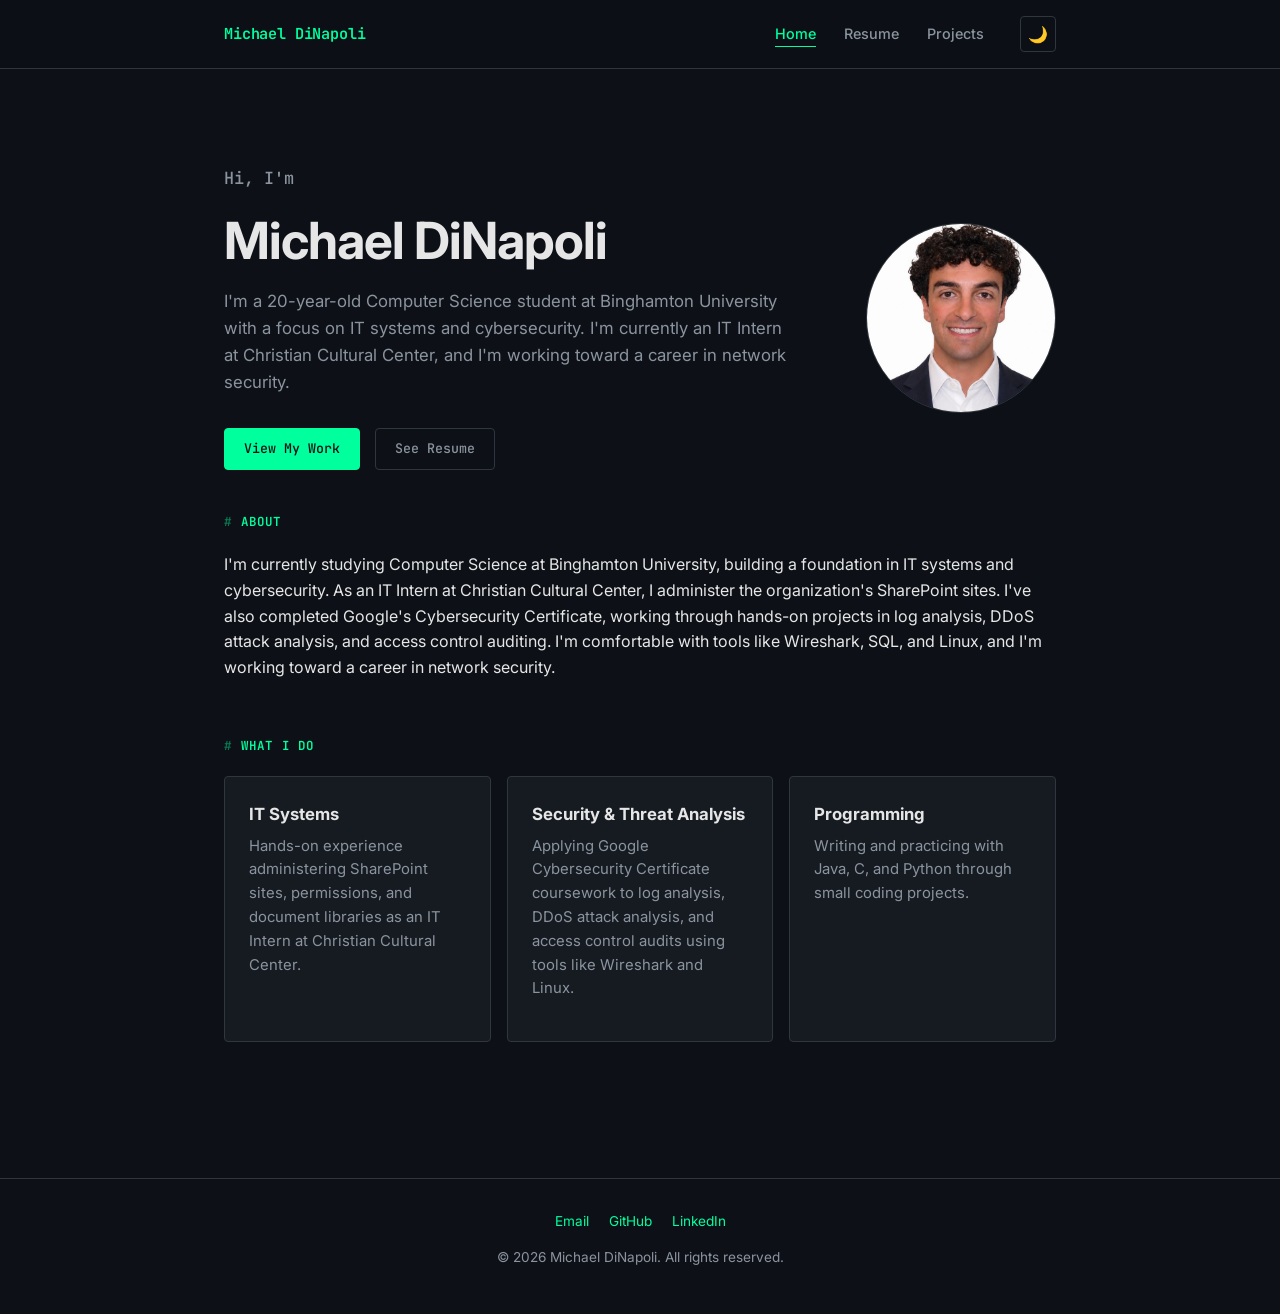
<file: index.html>
<!DOCTYPE html>
<html lang="en">
<head>
  <meta charset="UTF-8" />
  <meta name="viewport" content="width=device-width, initial-scale=1.0" />
  <title>Michael DiNapoli</title>
  <meta name="description" content="Personal website of Michael DiNapoli — Computer Science student at Binghamton University focused on IT systems and cybersecurity." />
  <link rel="stylesheet" href="css/style.css" />
</head>
<body>
  <header class="site-header">
    <nav class="nav">
      <a class="nav-brand" href="index.html">Michael DiNapoli</a>
      <button class="nav-toggle" aria-label="Toggle navigation">☰</button>
      <ul class="nav-links">
        <li><a href="index.html">Home</a></li>
        <li><a href="resume.html">Resume</a></li>
        <li><a href="projects.html">Projects</a></li>
        <li><button class="theme-toggle" aria-label="Toggle dark mode">🌙</button></li>
      </ul>
    </nav>
  </header>

  <main>
    <section class="hero reveal">
      <div class="hero-text">
        <p class="hero-eyebrow">Hi, I'm</p>
        <h1>Michael DiNapoli</h1>
        <p>
          I'm a 20-year-old Computer Science student at Binghamton University
          with a focus on IT systems and cybersecurity. I'm currently an IT
          Intern at Christian Cultural Center, and I'm working toward a career
          in network security.
        </p>
        <div class="hero-actions">
          <a class="btn btn-primary" href="projects.html">View My Work</a>
          <a class="btn btn-secondary" href="resume.html">See Resume</a>
        </div>
      </div>
      <img class="hero-photo" src="files/headshot.jpg" alt="Michael DiNapoli" width="190" height="190" />
    </section>

    <section class="section reveal">
      <h2 class="section-title">About</h2>
      <p>
        I'm currently studying Computer Science at Binghamton University,
        building a foundation in IT systems and cybersecurity. As an IT
        Intern at Christian Cultural Center, I administer the
        organization's SharePoint sites. I've also completed Google's
        Cybersecurity Certificate, working through hands-on projects in
        log analysis, DDoS attack analysis, and access control auditing.
        I'm comfortable with tools like Wireshark, SQL, and Linux, and I'm
        working toward a career in network security.
      </p>
    </section>

    <section class="section reveal">
      <h2 class="section-title">What I Do</h2>
      <div class="card-grid">
        <div class="card">
          <h3>IT Systems</h3>
          <p>Hands-on experience administering SharePoint sites, permissions, and document libraries as an IT Intern at Christian Cultural Center.</p>
        </div>
        <div class="card">
          <h3>Security &amp; Threat Analysis</h3>
          <p>Applying Google Cybersecurity Certificate coursework to log analysis, DDoS attack analysis, and access control audits using tools like Wireshark and Linux.</p>
        </div>
        <div class="card">
          <h3>Programming</h3>
          <p>Writing and practicing with Java, C, and Python through small coding projects.</p>
        </div>
      </div>
    </section>
  </main>

  <footer class="site-footer">
    <div class="socials">
      <a href="mailto:michaeldinapoli331@gmail.com">Email</a>
      <a href="https://github.com/yourusername">GitHub</a>
      <a href="https://linkedin.com/in/yourusername">LinkedIn</a>
    </div>
    <p>&copy; <span class="year"></span> Michael DiNapoli. All rights reserved.</p>
  </footer>

  <script src="js/main.js"></script>
</body>
</html>
</file>
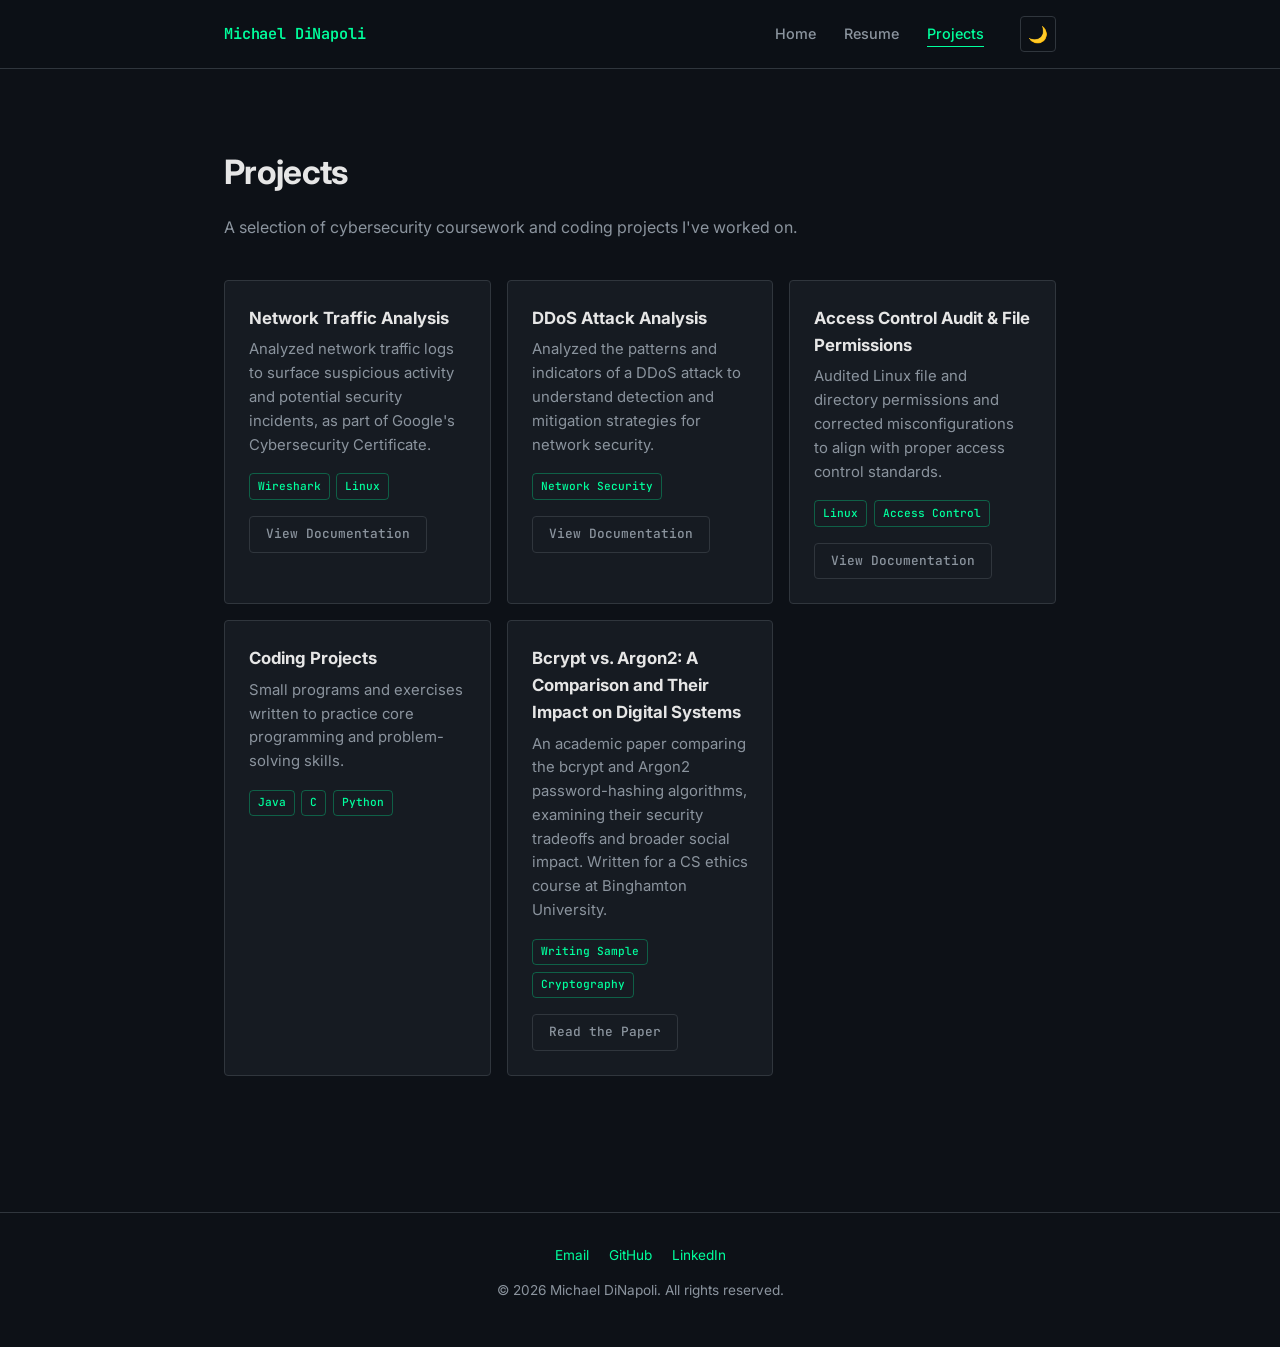
<file: projects.html>
<!DOCTYPE html>
<html lang="en">
<head>
  <meta charset="UTF-8" />
  <meta name="viewport" content="width=device-width, initial-scale=1.0" />
  <title>Projects — Michael DiNapoli</title>
  <meta name="description" content="Cybersecurity and programming projects by Michael DiNapoli, Computer Science student at Binghamton University." />
  <link rel="stylesheet" href="css/style.css" />
</head>
<body>
  <header class="site-header">
    <nav class="nav">
      <a class="nav-brand" href="index.html">Michael DiNapoli</a>
      <button class="nav-toggle" aria-label="Toggle navigation">☰</button>
      <ul class="nav-links">
        <li><a href="index.html">Home</a></li>
        <li><a href="resume.html">Resume</a></li>
        <li><a href="projects.html">Projects</a></li>
        <li><button class="theme-toggle" aria-label="Toggle dark mode">🌙</button></li>
      </ul>
    </nav>
  </header>

  <main>
    <section class="reveal" style="margin-bottom: 2.5rem;">
      <h1 style="font-size: 2.1rem; letter-spacing: -0.02em; margin-bottom: 0.5rem;">Projects</h1>
      <p style="color: var(--text-muted); max-width: 36rem;">
        A selection of cybersecurity coursework and coding projects I've
        worked on.
      </p>
    </section>

    <section class="section reveal">
      <div class="card-grid">
        <div class="card">
          <h3>Network Traffic Analysis</h3>
          <p>Analyzed network traffic logs to surface suspicious activity and potential security incidents, as part of Google's Cybersecurity Certificate.</p>
          <div class="tag-list">
            <span class="tag">Wireshark</span>
            <span class="tag">Linux</span>
          </div>
          <div class="card-links">
            <a class="btn btn-secondary" href="files/Network_Traffic_Analysis.pdf" target="_blank" rel="noopener">View Documentation</a>
          </div>
        </div>

        <div class="card">
          <h3>DDoS Attack Analysis</h3>
          <p>Analyzed the patterns and indicators of a DDoS attack to understand detection and mitigation strategies for network security.</p>
          <div class="tag-list">
            <span class="tag">Network Security</span>
          </div>
          <div class="card-links">
            <a class="btn btn-secondary" href="files/DDoS_Attack_Analysis.pdf" target="_blank" rel="noopener">View Documentation</a>
          </div>
        </div>

        <div class="card">
          <h3>Access Control Audit &amp; File Permissions</h3>
          <p>Audited Linux file and directory permissions and corrected misconfigurations to align with proper access control standards.</p>
          <div class="tag-list">
            <span class="tag">Linux</span>
            <span class="tag">Access Control</span>
          </div>
          <div class="card-links">
            <a class="btn btn-secondary" href="files/ACCESS_CONTROL_AUDIT_and_File_Permissions.pdf" target="_blank" rel="noopener">View Documentation</a>
          </div>
        </div>

        <div class="card">
          <h3>Coding Projects</h3>
          <p>Small programs and exercises written to practice core programming and problem-solving skills.</p>
          <div class="tag-list">
            <span class="tag">Java</span>
            <span class="tag">C</span>
            <span class="tag">Python</span>
          </div>
        </div>

        <div class="card">
          <h3>Bcrypt vs. Argon2: A Comparison and Their Impact on Digital Systems</h3>
          <p>An academic paper comparing the bcrypt and Argon2 password-hashing algorithms, examining their security tradeoffs and broader social impact. Written for a CS ethics course at Binghamton University.</p>
          <div class="tag-list">
            <span class="tag">Writing Sample</span>
            <span class="tag">Cryptography</span>
          </div>
          <div class="card-links">
            <a class="btn btn-secondary" href="files/Bcrypt_vs_Argon2.pdf" target="_blank" rel="noopener">Read the Paper</a>
          </div>
        </div>
      </div>
    </section>
  </main>

  <footer class="site-footer">
    <div class="socials">
      <a href="mailto:michaeldinapoli331@gmail.com">Email</a>
      <a href="https://github.com/yourusername">GitHub</a>
      <a href="https://linkedin.com/in/yourusername">LinkedIn</a>
    </div>
    <p>&copy; <span class="year"></span> Michael DiNapoli. All rights reserved.</p>
  </footer>

  <script src="js/main.js"></script>
</body>
</html>
</file>
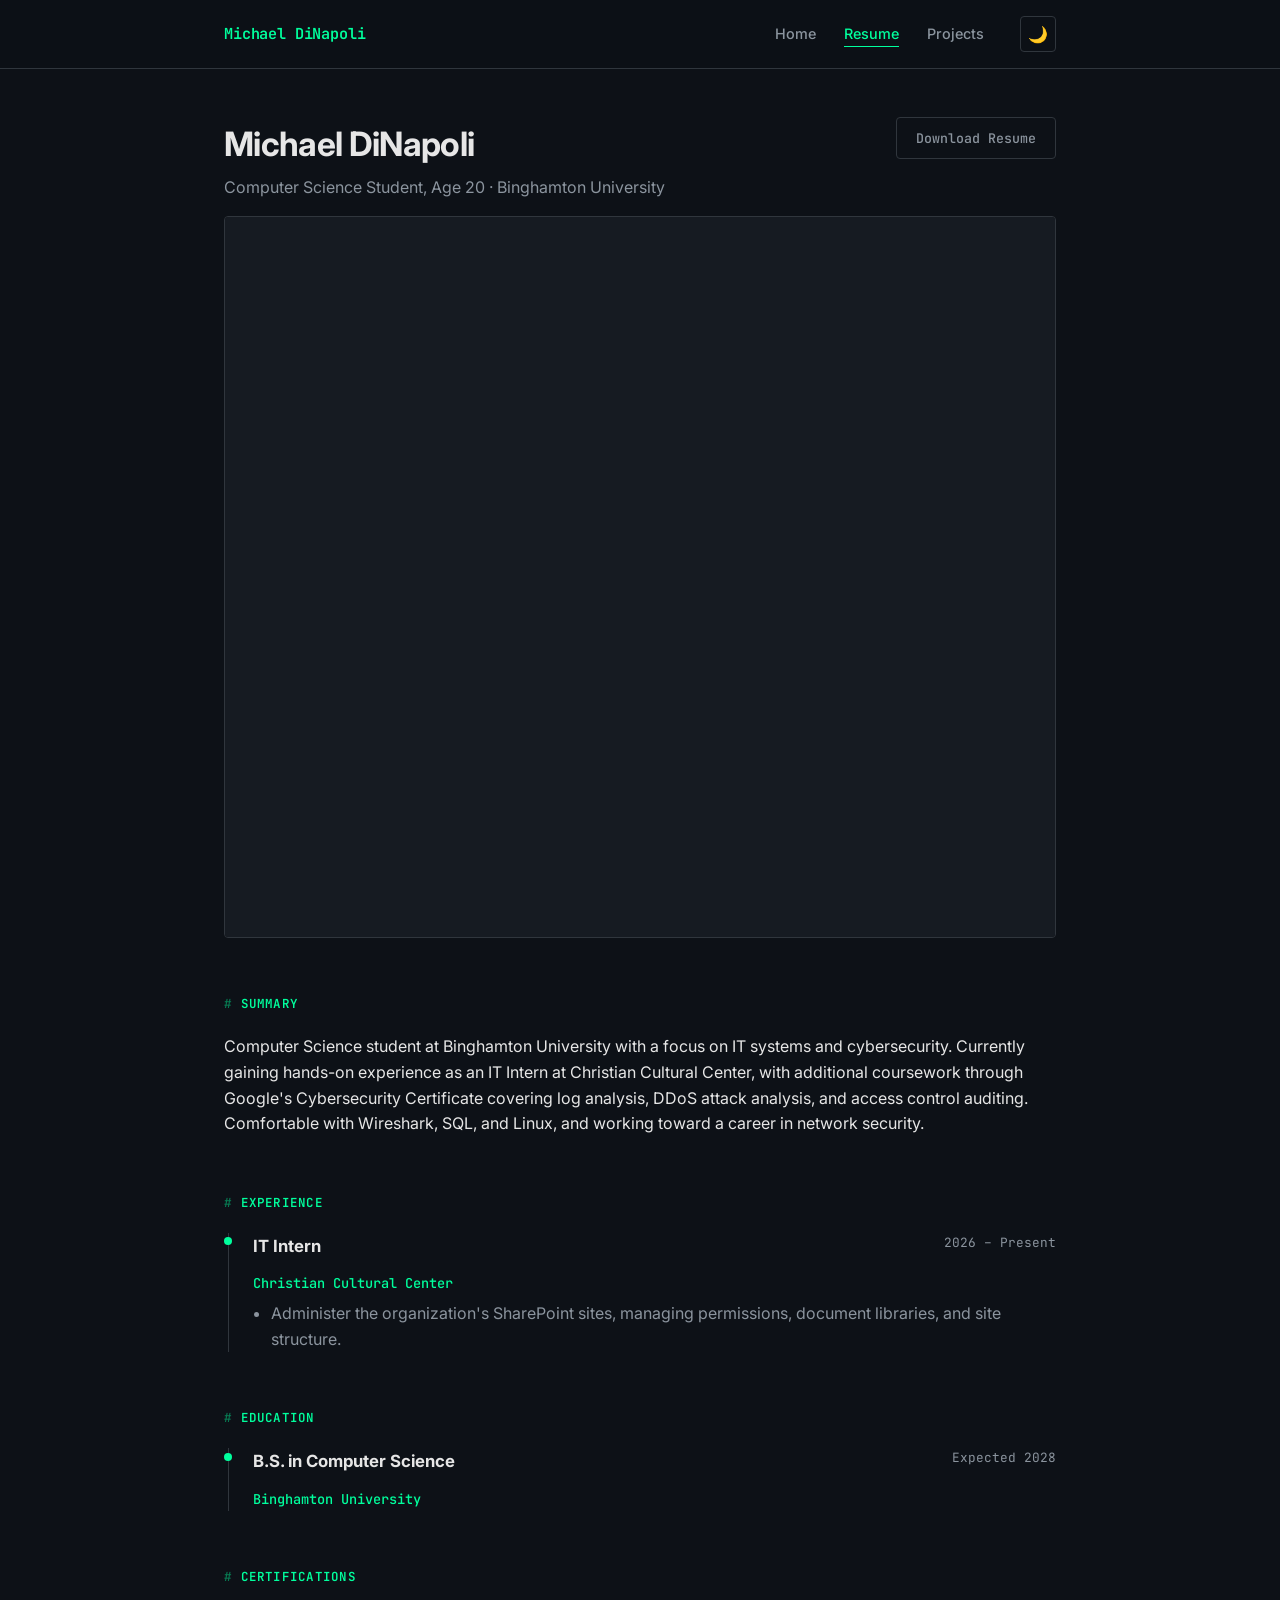
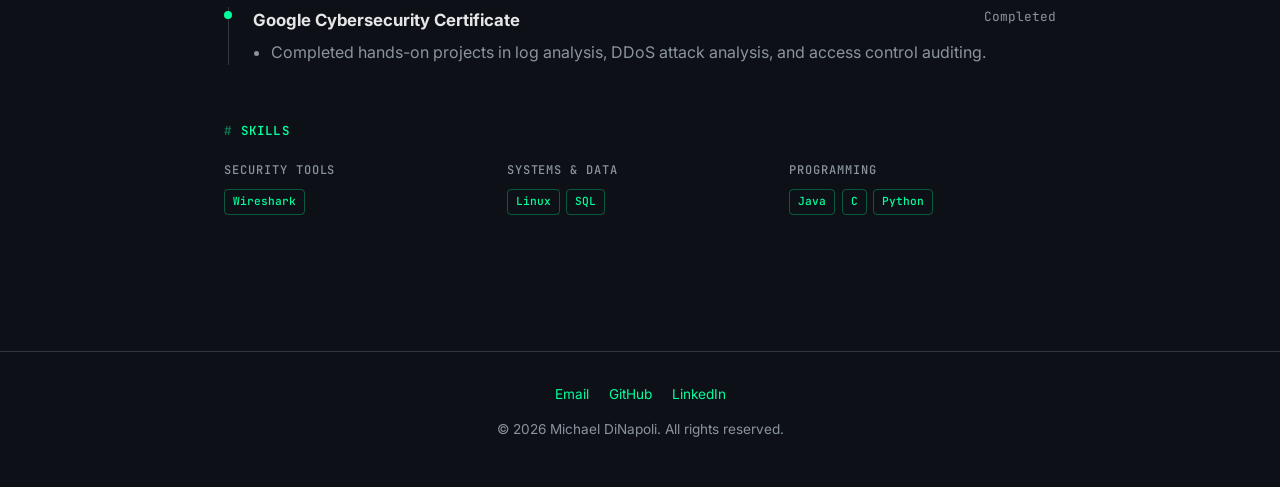
<file: resume.html>
<!DOCTYPE html>
<html lang="en">
<head>
  <meta charset="UTF-8" />
  <meta name="viewport" content="width=device-width, initial-scale=1.0" />
  <title>Resume — Michael DiNapoli</title>
  <meta name="description" content="Resume of Michael DiNapoli — Computer Science student at Binghamton University focused on IT systems and cybersecurity." />
  <link rel="stylesheet" href="css/style.css" />
</head>
<body>
  <header class="site-header">
    <nav class="nav">
      <a class="nav-brand" href="index.html">Michael DiNapoli</a>
      <button class="nav-toggle" aria-label="Toggle navigation">☰</button>
      <ul class="nav-links">
        <li><a href="index.html">Home</a></li>
        <li><a href="resume.html">Resume</a></li>
        <li><a href="projects.html">Projects</a></li>
        <li><button class="theme-toggle" aria-label="Toggle dark mode">🌙</button></li>
      </ul>
    </nav>
  </header>

  <main>
    <div class="resume-header reveal">
      <div>
        <h1 style="margin: 0 0 0.25rem; font-size: 2.1rem; letter-spacing: -0.02em;">Michael DiNapoli</h1>
        <p style="margin: 0; color: var(--text-muted);">Computer Science Student, Age 20 · Binghamton University</p>
      </div>
      <a class="btn btn-secondary" href="files/resume.pdf" download>Download Resume</a>
    </div>

    <section class="section reveal">
      <div class="pdf-embed-wrapper">
        <iframe src="files/resume.pdf" title="Michael DiNapoli's resume" loading="lazy"></iframe>
      </div>
    </section>

    <section class="section reveal">
      <h2 class="section-title">Summary</h2>
      <p>
        Computer Science student at Binghamton University with a focus on
        IT systems and cybersecurity. Currently gaining hands-on experience
        as an IT Intern at Christian Cultural Center, with additional
        coursework through Google's Cybersecurity Certificate covering log
        analysis, DDoS attack analysis, and access control auditing.
        Comfortable with Wireshark, SQL, and Linux, and working toward a
        career in network security.
      </p>
    </section>

    <section class="section reveal">
      <h2 class="section-title">Experience</h2>
      <div class="timeline-item">
        <div class="timeline-header">
          <h3>IT Intern</h3>
          <span class="timeline-date">2026 – Present</span>
        </div>
        <p class="timeline-subtitle">Christian Cultural Center</p>
        <ul>
          <li>Administer the organization's SharePoint sites, managing permissions, document libraries, and site structure.</li>
        </ul>
      </div>
    </section>

    <section class="section reveal">
      <h2 class="section-title">Education</h2>
      <div class="timeline-item">
        <div class="timeline-header">
          <h3>B.S. in Computer Science</h3>
          <span class="timeline-date">Expected 2028</span>
        </div>
        <p class="timeline-subtitle">Binghamton University</p>
      </div>
    </section>

    <section class="section reveal">
      <h2 class="section-title">Certifications</h2>
      <div class="timeline-item">
        <div class="timeline-header">
          <h3>Google Cybersecurity Certificate</h3>
          <span class="timeline-date">Completed</span>
        </div>
        <ul>
          <li>Completed hands-on projects in log analysis, DDoS attack analysis, and access control auditing.</li>
        </ul>
      </div>
    </section>

    <section class="section reveal">
      <h2 class="section-title">Skills</h2>
      <div class="skills-grid">
        <div class="skill-group">
          <h4>Security Tools</h4>
          <div class="tag-list">
            <span class="tag">Wireshark</span>
          </div>
        </div>
        <div class="skill-group">
          <h4>Systems &amp; Data</h4>
          <div class="tag-list">
            <span class="tag">Linux</span>
            <span class="tag">SQL</span>
          </div>
        </div>
        <div class="skill-group">
          <h4>Programming</h4>
          <div class="tag-list">
            <span class="tag">Java</span>
            <span class="tag">C</span>
            <span class="tag">Python</span>
          </div>
        </div>
      </div>
    </section>
  </main>

  <footer class="site-footer">
    <div class="socials">
      <a href="mailto:michaeldinapoli331@gmail.com">Email</a>
      <a href="https://github.com/yourusername">GitHub</a>
      <a href="https://linkedin.com/in/yourusername">LinkedIn</a>
    </div>
    <p>&copy; <span class="year"></span> Michael DiNapoli. All rights reserved.</p>
  </footer>

  <script src="js/main.js"></script>
</body>
</html>
</file>
<file: css/style.css>
@import url('https://fonts.googleapis.com/css2?family=Inter:wght@400;500;600;700&family=JetBrains+Mono:wght@400;500;600&display=swap');

:root {
  --bg: #0d1117;
  --bg-elevated: #161b22;
  --text: #e6e6e6;
  --text-muted: #8b949e;
  --border: #30363d;
  --accent: #00ff9d;
  --accent-soft: rgba(0, 255, 157, 0.08);
  --shadow: none;
  --radius: 4px;
  --max-width: 880px;
  --font-mono: 'JetBrains Mono', 'Fira Code', 'Courier New', monospace;
  font-size: 16px;
}

* {
  box-sizing: border-box;
}

html {
  scroll-behavior: smooth;
}

body {
  margin: 0;
  font-family: "Inter", -apple-system, BlinkMacSystemFont, "Segoe UI", Roboto, Helvetica, Arial, sans-serif;
  background: var(--bg);
  color: var(--text);
  line-height: 1.6;
  -webkit-font-smoothing: antialiased;
}

a {
  color: var(--accent);
  text-decoration: none;
  transition: color 0.15s ease;
}

a:hover {
  color: #fff;
  text-decoration: none;
}

img {
  max-width: 100%;
  display: block;
}

/* Header / Nav */

.site-header {
  position: sticky;
  top: 0;
  z-index: 10;
  background: color-mix(in srgb, var(--bg) 90%, transparent);
  backdrop-filter: blur(10px);
  border-bottom: 1px solid var(--border);
}

.nav {
  max-width: var(--max-width);
  margin: 0 auto;
  display: flex;
  align-items: center;
  justify-content: space-between;
  padding: 1rem 1.5rem;
}

.nav-brand {
  font-family: var(--font-mono);
  font-weight: 600;
  font-size: 0.95rem;
  color: var(--accent);
  letter-spacing: -0.01em;
}

.nav-brand:hover {
  text-decoration: none;
  color: #fff;
}

.nav-links {
  display: flex;
  align-items: center;
  gap: 1.75rem;
  list-style: none;
  margin: 0;
  padding: 0;
}

.nav-links a {
  color: var(--text-muted);
  font-weight: 500;
  font-size: 0.9rem;
  padding: 0.25rem 0;
  border-bottom: 1px solid transparent;
  transition: color 0.15s ease, border-color 0.15s ease;
}

.nav-links a:hover {
  color: var(--text);
  text-decoration: none;
}

.nav-links a.active {
  color: var(--accent);
  border-bottom-color: var(--accent);
}

.nav-toggle {
  display: none;
  background: none;
  border: none;
  cursor: pointer;
  padding: 0.4rem;
  color: var(--text);
}

.theme-toggle {
  background: none;
  border: 1px solid var(--border);
  border-radius: var(--radius);
  width: 2.25rem;
  height: 2.25rem;
  display: flex;
  align-items: center;
  justify-content: center;
  cursor: pointer;
  color: var(--text-muted);
  font-size: 1rem;
  margin-left: 0.5rem;
  transition: border-color 0.15s ease, color 0.15s ease;
}

.theme-toggle:hover {
  border-color: var(--accent);
  color: var(--accent);
}

/* Main layout */

main {
  max-width: var(--max-width);
  margin: 0 auto;
  padding: 3rem 1.5rem 5rem;
}

.section {
  margin-bottom: 3.5rem;
}

.section-title {
  font-family: var(--font-mono);
  font-size: 0.78rem;
  font-weight: 600;
  text-transform: uppercase;
  letter-spacing: 0.1em;
  color: var(--accent);
  margin-bottom: 1.25rem;
}

.section-title::before {
  content: "# ";
  opacity: 0.45;
}

/* Hero */

.hero {
  display: flex;
  align-items: center;
  justify-content: space-between;
  gap: 2rem;
  padding: 3rem 0 2rem;
}

.hero-text {
  display: flex;
  flex-direction: column;
  gap: 1.25rem;
  flex: 1;
  min-width: 0;
}

.hero-photo {
  width: 190px;
  height: 190px;
  border-radius: 50%;
  object-fit: cover;
  flex-shrink: 0;
  border: 1px solid var(--border);
  transition: border-color 0.2s ease;
}

.hero-photo:hover {
  border-color: var(--accent);
}

.hero-eyebrow {
  font-family: var(--font-mono);
  color: var(--accent);
  font-weight: 500;
  font-size: 0.88rem;
}

.hero h1 {
  font-size: clamp(2.2rem, 5vw, 3.2rem);
  line-height: 1.1;
  margin: 0;
  letter-spacing: -0.02em;
}

.hero p {
  font-size: 1.05rem;
  color: var(--text-muted);
  max-width: 36rem;
  margin: 0;
}

.hero-actions {
  display: flex;
  gap: 0.9rem;
  margin-top: 0.75rem;
  flex-wrap: wrap;
}

.btn {
  display: inline-flex;
  align-items: center;
  gap: 0.4rem;
  padding: 0.6rem 1.2rem;
  border-radius: var(--radius);
  font-family: var(--font-mono);
  font-weight: 500;
  font-size: 0.83rem;
  border: 1px solid transparent;
  cursor: pointer;
  transition: color 0.15s ease, border-color 0.15s ease, background 0.15s ease;
}

.btn:hover {
  text-decoration: none;
}

.btn-primary {
  background: var(--accent);
  color: #0d1117;
  border-color: var(--accent);
}

.btn-primary:hover {
  background: #fff;
  border-color: #fff;
  color: #0d1117;
}

.btn-secondary {
  background: transparent;
  border-color: var(--border);
  color: var(--text-muted);
}

.btn-secondary:hover {
  border-color: var(--accent);
  color: var(--accent);
}

/* Cards */

.card-grid {
  display: grid;
  grid-template-columns: repeat(auto-fit, minmax(260px, 1fr));
  gap: 1rem;
}

.card {
  background: var(--bg-elevated);
  border: 1px solid var(--border);
  border-radius: var(--radius);
  padding: 1.5rem;
  transition: border-color 0.15s ease;
}

.card:hover {
  border-color: var(--accent);
}

.card h3 {
  margin: 0 0 0.4rem;
  font-size: 1.05rem;
  color: var(--text);
}

.card p {
  color: var(--text-muted);
  margin: 0 0 1rem;
  font-size: 0.93rem;
}

.tag-list {
  display: flex;
  flex-wrap: wrap;
  gap: 0.4rem;
  margin-bottom: 1rem;
}

.tag {
  font-family: var(--font-mono);
  background: transparent;
  color: var(--accent);
  font-size: 0.7rem;
  font-weight: 500;
  padding: 0.2rem 0.5rem;
  border-radius: var(--radius);
  border: 1px solid rgba(0, 255, 157, 0.3);
}

.card-links {
  display: flex;
  flex-wrap: wrap;
  gap: 0.75rem;
}

.card-links .btn {
  padding: 0.45rem 1rem;
  font-size: 0.8rem;
}

/* Resume */

.timeline-item {
  position: relative;
  padding-left: 1.5rem;
  border-left: 1px solid var(--border);
  padding-bottom: 1.75rem;
  margin-left: 0.25rem;
}

.timeline-item:last-child {
  padding-bottom: 0;
}

.timeline-item::before {
  content: "";
  position: absolute;
  left: -5px;
  top: 0.3rem;
  width: 8px;
  height: 8px;
  border-radius: 50%;
  background: var(--accent);
}

.timeline-header {
  display: flex;
  justify-content: space-between;
  flex-wrap: wrap;
  gap: 0.25rem 1rem;
  margin-bottom: 0.25rem;
}

.timeline-header h3 {
  margin: 0;
  font-size: 1.05rem;
}

.timeline-date {
  font-family: var(--font-mono);
  color: var(--text-muted);
  font-size: 0.8rem;
  font-weight: 400;
  white-space: nowrap;
}

.timeline-subtitle {
  font-family: var(--font-mono);
  color: var(--accent);
  font-weight: 500;
  font-size: 0.85rem;
  margin-bottom: 0.4rem;
}

.timeline-item ul {
  margin: 0.4rem 0 0;
  padding-left: 1.1rem;
  color: var(--text-muted);
}

.timeline-item li {
  margin-bottom: 0.3rem;
}

.skills-grid {
  display: grid;
  grid-template-columns: repeat(auto-fit, minmax(200px, 1fr));
  gap: 1rem;
}

.skill-group h4 {
  margin: 0 0 0.5rem;
  font-family: var(--font-mono);
  font-size: 0.75rem;
  color: var(--text-muted);
  text-transform: uppercase;
  letter-spacing: 0.08em;
  font-weight: 500;
}

.skill-group .tag-list {
  margin-bottom: 0;
}

.resume-header {
  display: flex;
  justify-content: space-between;
  align-items: flex-start;
  flex-wrap: wrap;
  gap: 1rem;
  margin-bottom: 1rem;
}

.pdf-embed-wrapper {
  border: 1px solid var(--border);
  border-radius: var(--radius);
  overflow: hidden;
}

.pdf-embed-wrapper iframe {
  display: block;
  width: 100%;
  height: 80vh;
  border: none;
  background: var(--bg-elevated);
}

/* Footer */

.site-footer {
  border-top: 1px solid var(--border);
  padding: 2rem 1.5rem;
  text-align: center;
  color: var(--text-muted);
  font-size: 0.85rem;
}

.site-footer .socials {
  display: flex;
  justify-content: center;
  gap: 1.25rem;
  margin-bottom: 0.75rem;
}

/* Responsive */

@media (max-width: 640px) {
  .nav-toggle {
    display: inline-flex;
  }

  .nav-links {
    position: absolute;
    top: 100%;
    left: 0;
    right: 0;
    background: var(--bg-elevated);
    border-bottom: 1px solid var(--border);
    flex-direction: column;
    align-items: flex-start;
    padding: 1rem 1.5rem;
    gap: 1rem;
    display: none;
  }

  .nav-links.open {
    display: flex;
  }

  .resume-header {
    flex-direction: column;
  }

  .pdf-embed-wrapper iframe {
    height: 60vh;
  }

  .hero {
    flex-direction: column-reverse;
    align-items: flex-start;
    gap: 1.5rem;
  }

  .hero-photo {
    width: 130px;
    height: 130px;
  }
}

/* Reveal animation */

.reveal {
  opacity: 0;
  transform: translateY(12px);
  transition: opacity 0.5s ease, transform 0.5s ease;
}

.reveal.visible {
  opacity: 1;
  transform: translateY(0);
}
</file>
